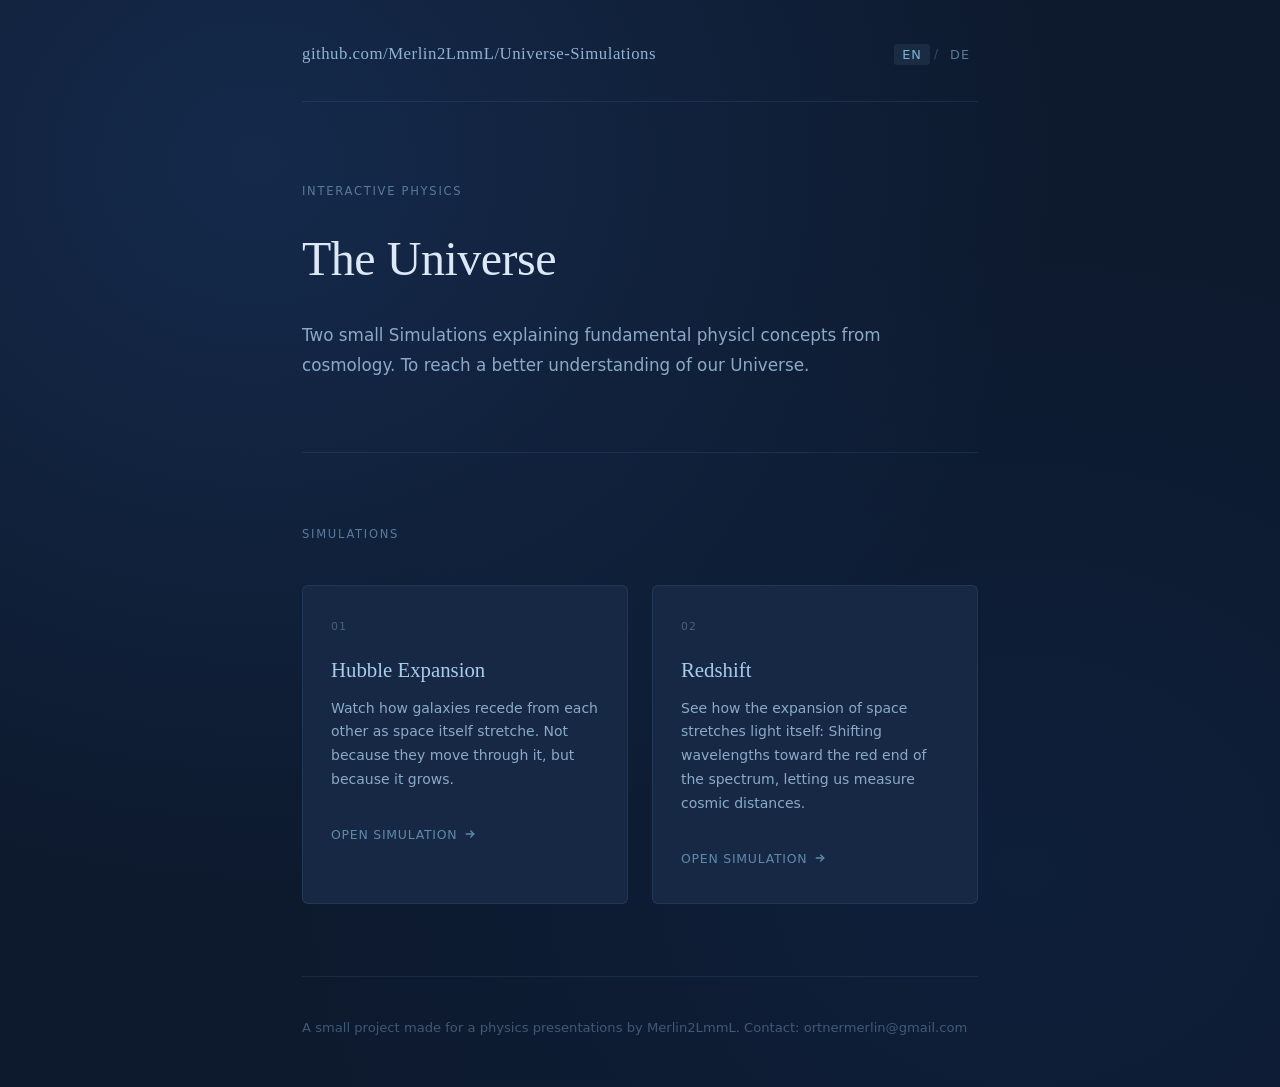
<file: index.html>
<!DOCTYPE html>
<html lang="en" data-lang="en">
<head>
<meta charset="UTF-8">
<meta name="viewport" content="width=device-width, initial-scale=1.0">
<title>Universe Simulations</title>
<style>
  *, *::before, *::after { box-sizing: border-box; margin: 0; padding: 0; }

  :root {
    --bg: #0d1a2e;
    --bg-mid: #112038;
    --surface: #162844;
    --surface-hover: #1c3357;
    --border: rgba(120, 160, 210, 0.12);
    --border-hover: rgba(120, 160, 210, 0.28);
    --text-primary: #dce8f5;
    --text-secondary: #8aaac8;
    --text-muted: #5a7a9a;
    --accent: #7fb3d9;
    --accent-light: #a8cceb;
    --font-serif: 'Georgia', 'Times New Roman', serif;
    --font-sans: system-ui, -apple-system, 'Segoe UI', sans-serif;
  }

  html, body {
    min-height: 100%;
  }

  body {
    background-color: var(--bg);
    background-image:
      radial-gradient(ellipse at 20% 15%, rgba(30, 60, 110, 0.45) 0%, transparent 55%),
      radial-gradient(ellipse at 80% 80%, rgba(15, 40, 80, 0.35) 0%, transparent 50%);
    color: var(--text-primary);
    font-family: var(--font-sans);
    font-size: 16px;
    line-height: 1.7;
    -webkit-font-smoothing: antialiased;
  }

  .wrapper {
    max-width: 740px;
    margin: 0 auto;
    padding: 0 2rem;
  }

  /* ── HEADER ── */
  header {
    padding: 2.5rem 0 2rem;
    border-bottom: 1px solid var(--border);
  }

  .header-inner {
    display: flex;
    align-items: baseline;
    justify-content: space-between;
    gap: 1rem;
    flex-wrap: wrap;
  }

  .site-name {
    font-family: var(--font-serif);
    font-size: 1.05rem;
    font-weight: normal;
    letter-spacing: 0.03em;
    color: var(--accent-light);
    opacity: 0.85;
  }

  .lang-toggle {
    display: flex;
    align-items: center;
    gap: 0.25rem;
    background: none;
    border: none;
    cursor: pointer;
    padding: 0.25rem 0;
  }

  .lang-btn {
    font-family: var(--font-sans);
    font-size: 0.8rem;
    letter-spacing: 0.08em;
    text-transform: uppercase;
    color: var(--text-muted);
    background: none;
    border: none;
    cursor: pointer;
    padding: 0.2rem 0.5rem;
    border-radius: 3px;
    transition: color 0.2s, background 0.2s;
  }

  .lang-btn.active {
    color: var(--accent);
    background: rgba(127, 179, 217, 0.1);
  }

  .lang-btn:hover:not(.active) {
    color: var(--text-secondary);
  }

  .lang-divider {
    color: var(--text-muted);
    font-size: 0.75rem;
    opacity: 0.5;
  }

  /* ── HERO ── */
  .hero {
    padding: 5rem 0 4.5rem;
    border-bottom: 1px solid var(--border);
  }

  .hero-label {
    font-size: 0.72rem;
    letter-spacing: 0.15em;
    text-transform: uppercase;
    color: var(--text-muted);
    margin-bottom: 1.75rem;
  }

  .hero-title {
    font-family: var(--font-serif);
    font-size: clamp(2.1rem, 5vw, 3rem);
    font-weight: normal;
    line-height: 1.2;
    color: var(--text-primary);
    margin-bottom: 2rem;
    letter-spacing: -0.01em;
  }

  .hero-body {
    font-size: 1.05rem;
    line-height: 1.8;
    color: var(--text-secondary);
    max-width: 580px;
  }

  /* ── SIMULATIONS ── */
  .simulations {
    padding: 4.5rem 0;
    border-bottom: 1px solid var(--border);
  }

  .section-label {
    font-size: 0.72rem;
    letter-spacing: 0.15em;
    text-transform: uppercase;
    color: var(--text-muted);
    margin-bottom: 2.5rem;
  }

  .sim-grid {
    display: grid;
    grid-template-columns: 1fr 1fr;
    gap: 1.5rem;
  }

  @media (max-width: 560px) {
    .sim-grid {
      grid-template-columns: 1fr;
    }
  }

  .sim-card {
    display: block;
    text-decoration: none;
    background: var(--surface);
    border: 1px solid var(--border);
    border-radius: 6px;
    padding: 2rem 1.75rem 2rem;
    transition: border-color 0.25s, background 0.25s;
    position: relative;
    overflow: hidden;
  }

  .sim-card::before {
    content: '';
    position: absolute;
    top: 0; left: 0; right: 0;
    height: 2px;
    background: linear-gradient(90deg, transparent, rgba(127, 179, 217, 0.3), transparent);
    opacity: 0;
    transition: opacity 0.3s;
  }

  .sim-card:hover {
    border-color: var(--border-hover);
    background: var(--surface-hover);
  }

  .sim-card:hover::before {
    opacity: 1;
  }

  .sim-number {
    font-size: 0.68rem;
    letter-spacing: 0.1em;
    text-transform: uppercase;
    color: var(--text-muted);
    margin-bottom: 1.25rem;
    opacity: 0.7;
  }

  .sim-title {
    font-family: var(--font-serif);
    font-size: 1.3rem;
    font-weight: normal;
    color: var(--accent-light);
    margin-bottom: 0.85rem;
    line-height: 1.3;
  }

  .sim-desc {
    font-size: 0.875rem;
    line-height: 1.7;
    color: var(--text-secondary);
    margin-bottom: 1.75rem;
  }

  .sim-link {
    display: inline-flex;
    align-items: center;
    gap: 0.4rem;
    font-size: 0.78rem;
    letter-spacing: 0.06em;
    text-transform: uppercase;
    color: var(--accent);
    opacity: 0.7;
    transition: opacity 0.2s, gap 0.2s;
  }

  .sim-card:hover .sim-link {
    opacity: 1;
    gap: 0.6rem;
  }

  .sim-link svg {
    width: 12px;
    height: 12px;
    stroke: currentColor;
    fill: none;
    stroke-width: 1.8;
    stroke-linecap: round;
    stroke-linejoin: round;
    flex-shrink: 0;
  }

  /* ── FOOTER ── */
  footer {
    padding: 2.5rem 0 3rem;
  }

  .footer-text {
    font-size: 0.82rem;
    color: var(--text-muted);
    opacity: 0.65;
  }

  /* ── LANGUAGE VISIBILITY ── */
  [data-lang-text] { display: none; }
  [data-lang="en"] [data-lang-text="en"],
  [data-lang="de"] [data-lang-text="de"] { display: inline; }
</style>
</head>
<body>

<div class="wrapper">

  <!-- Header -->
  <header>
    <div class="header-inner">
      <span class="site-name">github.com/Merlin2LmmL/Universe-Simulations</span>
      <div class="lang-toggle" role="group" aria-label="Language / Sprache">
        <button class="lang-btn active" id="btn-en" onclick="setLang('en')" aria-pressed="true">EN</button>
        <span class="lang-divider" aria-hidden="true">/</span>
        <button class="lang-btn" id="btn-de" onclick="setLang('de')" aria-pressed="false">DE</button>
      </div>
    </div>
  </header>

  <!-- Hero -->
  <section class="hero" aria-label="Introduction">
    <p class="hero-label">
      <span data-lang-text="en">Interactive Physics</span>
      <span data-lang-text="de">Interaktive Physik</span>
    </p>
    <h1 class="hero-title">
      <span data-lang-text="en">The Universe</span>
      <span data-lang-text="de">Das Universum</span>
    </h1>
    <p class="hero-body">
      <span data-lang-text="en">Two small Simulations explaining fundamental physicl concepts from cosmology. To reach a better understanding of our Universe.</span>
      <span data-lang-text="de">Zwei kleine Simulationen gedacht um fundamentale physikalische Konzepte der Kosmologie zu erklären. Um ein besseres Verständnis unseres Universums zu erhalten.</span>
    </p>
  </section>

  <!-- Simulations -->
  <section class="simulations" aria-label="Simulations">
    <p class="section-label">
      <span data-lang-text="en">Simulations</span>
      <span data-lang-text="de">Simulationen</span>
    </p>

    <div class="sim-grid">

      <!-- Card 1: Hubble Expansion -->
      <a class="sim-card" href="hubble/" aria-label="Hubble Expansion simulation">
        <p class="sim-number">01</p>
        <h2 class="sim-title">Hubble Expansion</h2>
        <p class="sim-desc">
          <span data-lang-text="en">Watch how galaxies recede from each other as space itself stretche. Not because they move through it, but because it grows.</span>
          <span data-lang-text="de">Wie Galaxien voneinander zurückweichen, während sich der Raum selbst dehnt. Nicht weil sie sich durch ihn bewegen, sondern weil er wächst.</span>
        </p>
        <span class="sim-link" aria-hidden="true">
          <span data-lang-text="en">Open simulation</span>
          <span data-lang-text="de">Simulation öffnen</span>
          <svg viewBox="0 0 16 16" aria-hidden="true"><line x1="3" y1="8" x2="13" y2="8"/><polyline points="9,4 13,8 9,12"/></svg>
        </span>
      </a>

      <!-- Card 2: Redshift -->
      <a class="sim-card" href="redshift/" aria-label="Redshift simulation">
        <p class="sim-number">02</p>
        <h2 class="sim-title">Redshift</h2>
        <p class="sim-desc">
          <span data-lang-text="en">See how the expansion of space stretches light itself: Shifting wavelengths toward the red end of the spectrum, letting us measure cosmic distances.</span>
          <span data-lang-text="de">Wie die Expansion des Raums das Licht selbst dehnt: Wellenlängen ins Rote verschiebt und uns ermöglicht, kosmische Distanzen zu messen.</span>
        </p>
        <span class="sim-link" aria-hidden="true">
          <span data-lang-text="en">Open simulation</span>
          <span data-lang-text="de">Simulation öffnen</span>
          <svg viewBox="0 0 16 16" aria-hidden="true"><line x1="3" y1="8" x2="13" y2="8"/><polyline points="9,4 13,8 9,12"/></svg>
        </span>
      </a>

    </div>
  </section>

  <!-- Footer -->
  <footer>
    <p class="footer-text">
      <span data-lang-text="en">A small project made for a physics presentations by Merlin2LmmL. Contact: ortnermerlin@gmail.com</span>
      <span data-lang-text="de">Ein kleines Projekt gemacht für einen Phyisk Vortrag von Merlin2LmmL. Kontakt: ortnermerlin@gmail.com</span>
    </p>
  </footer>

</div>

<script>
  function setLang(lang) {
    document.documentElement.setAttribute('data-lang', lang);
    document.documentElement.setAttribute('lang', lang);
    document.getElementById('btn-en').classList.toggle('active', lang === 'en');
    document.getElementById('btn-de').classList.toggle('active', lang === 'de');
    document.getElementById('btn-en').setAttribute('aria-pressed', lang === 'en');
    document.getElementById('btn-de').setAttribute('aria-pressed', lang === 'de');
  }

  (function() {
    const saved = localStorage.getItem('universe-lang');
    if (saved === 'de') setLang('de');
  })();

  document.getElementById('btn-en').addEventListener('click', function() {
    localStorage.setItem('universe-lang', 'en');
  });
  document.getElementById('btn-de').addEventListener('click', function() {
    localStorage.setItem('universe-lang', 'de');
  });
</script>

</body>
</html>
</file>
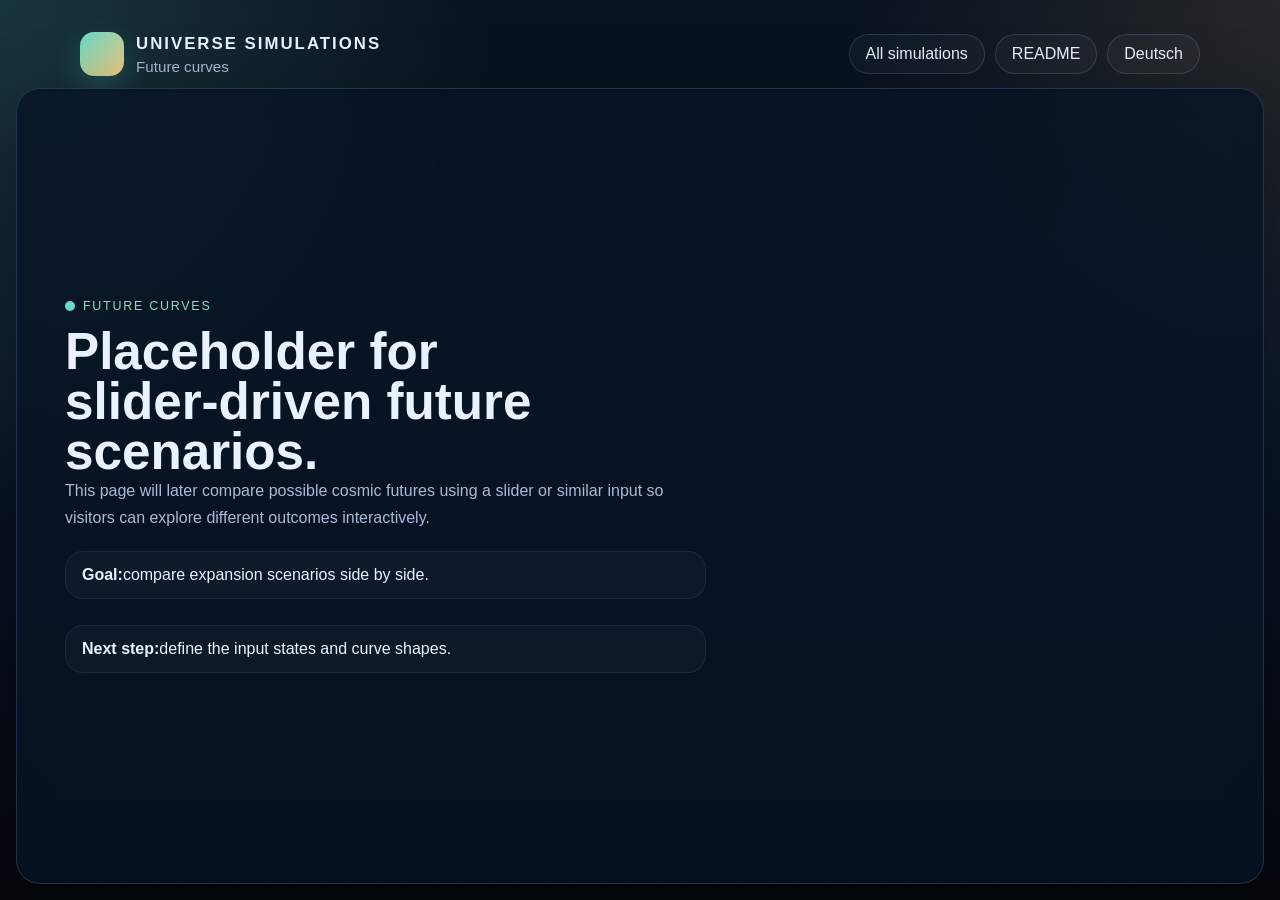
<file: future/index.html>
<!DOCTYPE html>
<html lang="en" data-lang="en" data-title-en="Future Curves | Universe Simulations" data-title-de="Zukunftskurven | Universe Simulations">
  <head>
    <meta charset="utf-8" />
    <meta name="viewport" content="width=device-width, initial-scale=1" />
    <title>Future Curves | Universe Simulations</title>
    <meta name="description" content="Bilingual placeholder page for future universe curves." data-description-en="Bilingual placeholder page for future universe curves." data-description-de="Zweisprachige Platzhalterseite für mögliche Zukünfte des Universums." />
    <link rel="stylesheet" href="../styles.css" />
    <script src="../script.js" defer></script>
  </head>
  <body class="simulation-page">
    <header class="site-header">
      <div class="page-shell brand-row">
        <a class="brand" href="../index.html">
          <span class="brand-mark" aria-hidden="true"></span>
          <span class="brand-copy">
            <h1>Universe Simulations</h1>
            <p>
              <span data-lang-text="en">Future curves</span>
              <span data-lang-text="de">Zukunftskurven</span>
            </p>
          </span>
        </a>
        <nav aria-label="Section navigation">
          <a href="../index.html#simulations">
            <span data-lang-text="en">All simulations</span>
            <span data-lang-text="de">Alle Simulationen</span>
          </a>
          <a href="../README.md">
            <span data-lang-text="en">README</span>
            <span data-lang-text="de">README</span>
          </a>
          <button class="language-toggle" type="button" data-language-toggle>
            <span data-lang-text="en">Deutsch</span>
            <span data-lang-text="de">English</span>
          </button>
        </nav>
      </div>
    </header>

    <main class="page-shell simulation-shell">
      <section class="panel simulation-panel">
        <span class="section-label">
          <span data-lang-text="en">Future Curves</span>
          <span data-lang-text="de">Zukunftskurven</span>
        </span>
        <h2>
          <span data-lang-text="en">Placeholder for slider-driven future scenarios.</span>
          <span data-lang-text="de">Platzhalter für schiebereglerbasierte Zukunftsszenarien.</span>
        </h2>
        <p>
          <span data-lang-text="en">This page will later compare possible cosmic futures using a slider or similar input so visitors can explore different outcomes interactively.</span>
          <span data-lang-text="de">Diese Seite vergleicht später mögliche kosmische Zukünfte mit einem Schieberegler oder einer ähnlichen Eingabe, damit Besucher verschiedene Entwicklungen erkunden können.</span>
        </p>
        <ul class="topic-list">
          <li><strong><span data-lang-text="en">Goal:</span><span data-lang-text="de">Ziel:</span></strong><span data-lang-text="en">compare expansion scenarios side by side.</span><span data-lang-text="de">Expansionsszenarien nebeneinander vergleichen.</span></li>
          <li><strong><span data-lang-text="en">Next step:</span><span data-lang-text="de">Nächster Schritt:</span></strong><span data-lang-text="en">define the input states and curve shapes.</span><span data-lang-text="de">Eingabestufen und Kurvenformen definieren.</span></li>
        </ul>
      </section>
    </main>
  </body>
</html>
</file>
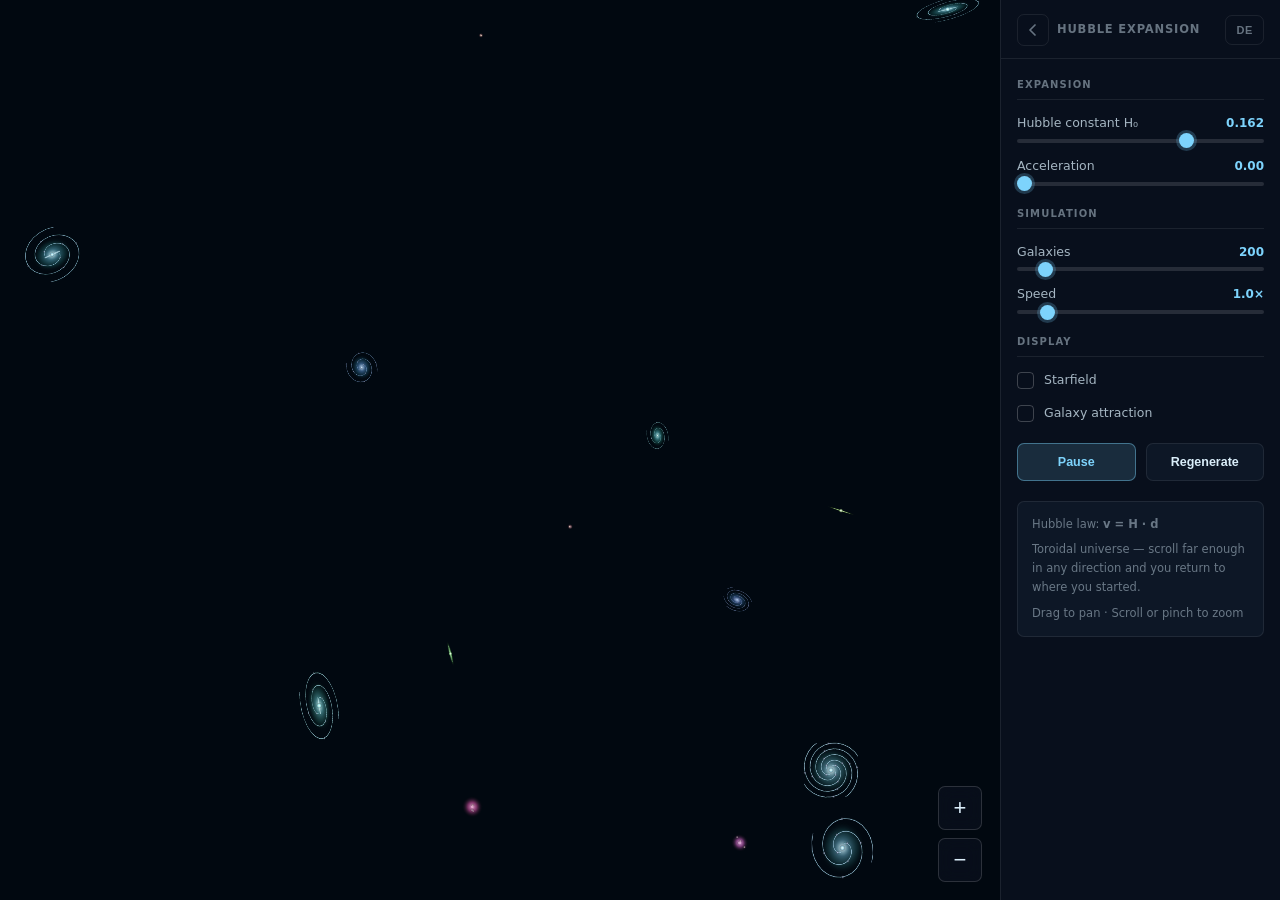
<file: hubble/index.html>
<!DOCTYPE html>
<html lang="en" data-lang="en">
<head>
  <meta charset="utf-8" />
  <meta name="viewport" content="width=device-width, initial-scale=1, user-scalable=no" />
  <title>Hubble Expansion</title>
  <link rel="stylesheet" href="styles.css">
</head>
<body>
<div class="layout">

  <div class="canvas-wrap">
    <canvas id="universe" aria-label="Hubble Expansion simulation"></canvas>
    <div class="zoom-buttons">
      <button class="btn-zoom" id="zoomIn"  aria-label="Zoom in">+</button>
      <button class="btn-zoom" id="zoomOut" aria-label="Zoom out">−</button>
    </div>
  </div>

  <aside class="sidebar" aria-label="Simulation controls">
    <div class="sidebar-top">
      <button class="btn-icon" onclick="window.location.href='../index.html#simulations'" title="Back" aria-label="Go back">
        <svg width="14" height="14"ewBox="0 0 14 14" fill="none">
          <path d="M9 2L4 7L9 12" stroke="currentColor" stroke-width="1.75" stroke-linecap="round" stroke-linejoin="round"/>
        </svg>
      </button>
      <span class="sim-title">
        <span data-lang-text="en">Hubble Expansion</span>
        <span data-lang-text="de">Hubble-Expansion</span>
      </span>
      <button class="btn-lang" id="langToggle" type="button" aria-label="Switch language">
        <span data-lang-text="en">DE</span>
        <span data-lang-text="de">EN</span>
      </button>
    </div>

    <div class="sidebar-body">

      <div class="ctrl-group">
        <div class="ctrl-group-title">
          <span data-lang-text="en">Expansion</span>
          <span data-lang-text="de">Expansion</span>
        </div>
        <div class="ctrl-row">
          <div class="ctrl-row-head">
            <span class="ctrl-label">
              <span data-lang-text="en">Hubble constant H₀</span>
              <span data-lang-text="de">Hubble-Konstante H₀</span>
            </span>
            <span class="ctrl-val" id="H0Val">0.50</span>
          </div>
          <input id="H0" type="range" min="0" max="1" step="0.001" value="0.699" />
        </div>
        <div class="ctrl-row">
          <div class="ctrl-row-head">
            <span class="ctrl-label">
              <span data-lang-text="en">Acceleration</span>
              <span data-lang-text="de">Beschleunigung</span>
            </span>
            <span class="ctrl-val" id="accelVal">0.00</span>
          </div>
          <input id="accel" type="range" min="0" max="1" step="0.001" value="0" />
        </div>
      </div>

      <div class="ctrl-group">
        <div class="ctrl-group-title">
          <span data-lang-text="en">Simulation</span>
          <span data-lang-text="de">Simulation</span>
        </div>
        <div class="ctrl-row">
          <div class="ctrl-row-head">
            <span class="ctrl-label">
              <span data-lang-text="en">Galaxies</span>
              <span data-lang-text="de">Galaxien</span>
            </span>
            <span class="ctrl-val" id="countVal">200</span>
          </div>
          <input id="count" type="range" min="20" max="2000" step="10" value="200" />
        </div>
        <div class="ctrl-row">
          <div class="ctrl-row-head">
            <span class="ctrl-label">
              <span data-lang-text="en">Speed</span>
              <span data-lang-text="de">Geschwindigkeit</span>
            </span>
            <span class="ctrl-val"><span id="timeScaleVal">1.0</span>×</span>
          </div>
          <input id="timeScale" type="range" min="0" max="10" step="0.1" value="1" />
        </div>
      </div>

      <div class="ctrl-group">
        <div class="ctrl-group-title">
          <span data-lang-text="en">Display</span>
          <span data-lang-text="de">Anzeige</span>
        </div>
        <label class="check-row">
          <input id="drawStarfield" type="checkbox" />
          <span class="ctrl-label">
            <span data-lang-text="en">Starfield</span>
            <span data-lang-text="de">Sternenfeld</span>
          </span>
        </label>
        <label class="check-row">
          <input id="gravityToggle" type="checkbox" />
          <span class="ctrl-label">
            <span data-lang-text="en">Galaxy attraction</span>
            <span data-lang-text="de">Galaxie-Anziehung</span>
          </span>
        </label>
        <div id="gravityControls" class="sub-panel" hidden>
          <div class="ctrl-row">
            <div class="ctrl-row-head">
              <span class="ctrl-label">
                <span data-lang-text="en">Strength</span>
                <span data-lang-text="de">Intensität</span>
              </span>
              <span class="ctrl-val" id="gravityVal">0.6</span>
            </div>
            <input id="gravityStrength" type="range" min="0" max="2" step="0.01" value="0.6" />
          </div>
        </div>
      </div>

      <div class="btn-row">
        <button id="playPause" class="btn primary">
          <span data-lang-text="en">Pause</span>
          <span data-lang-text="de">Pause</span>
        </button>
        <button id="regenerate" class="btn">
          <span data-lang-text="en">Regenerate</span>
          <span data-lang-text="de">Neu erzeugen</span>
        </button>
      </div>

      <div class="info-block">
        <p>
          <span data-lang-text="en">Hubble law: <strong>v = H · d</strong></span>
          <span data-lang-text="de">Hubble-Gesetz: <strong>v = H · d</strong></span>
        </p>
        <p>
          <span data-lang-text="en">Toroidal universe — scroll far enough in any direction and you return to where you started.</span>
          <span data-lang-text="de">Toroidales Universum — weit genug scrollen und du kehrst zum Ausgangspunkt zurück.</span>
        </p>
        <p>
          <span data-lang-text="en">Drag to pan · Scroll or pinch to zoom</span>
          <span data-lang-text="de">Ziehen zum Schwenken · Scrollen oder Kneifen zum Zoomen</span>
        </p>
      </div>

    </div>
  </aside>

</div>
<script src="simulation.js"></script>
</body>
</html>
</file>
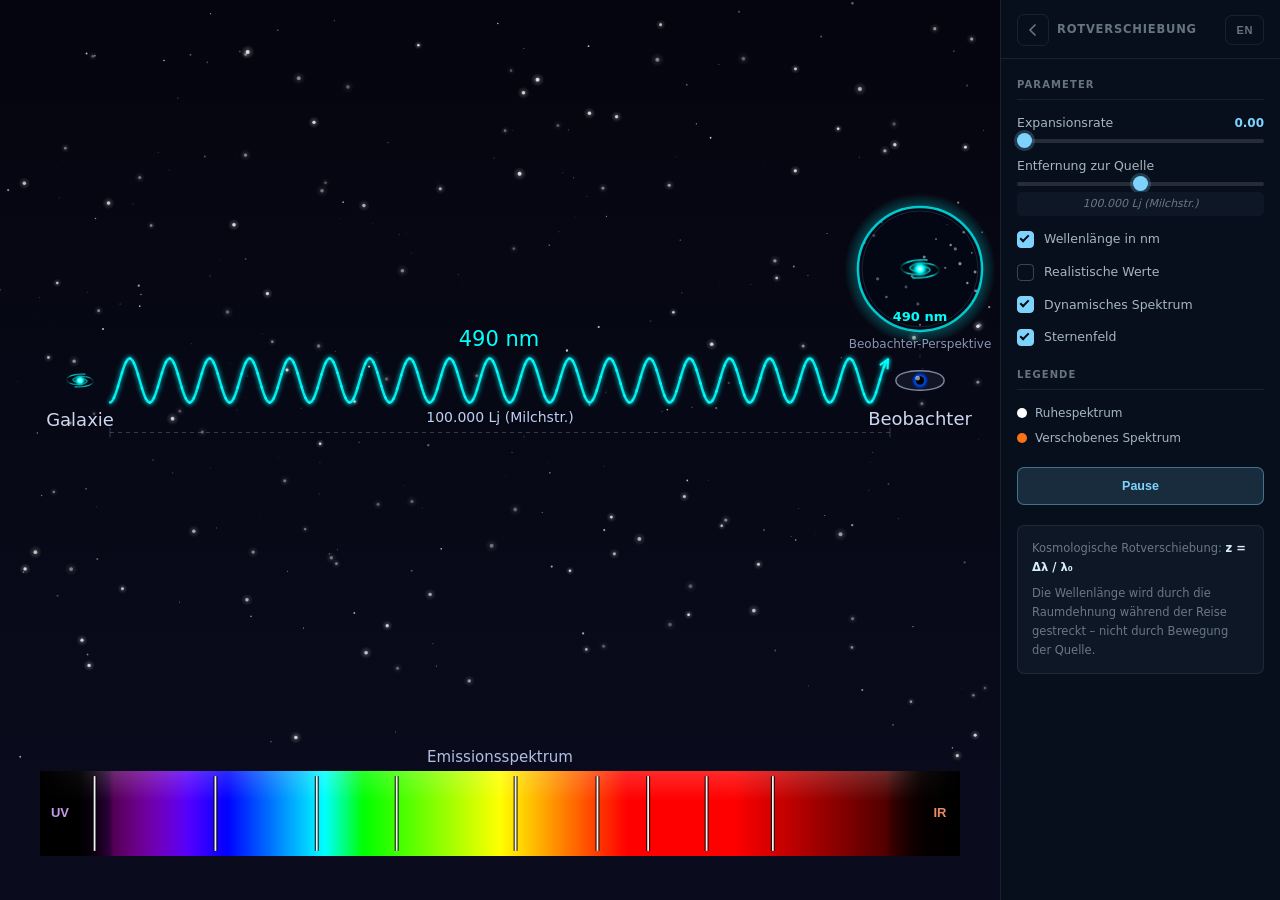
<file: redshift/index.html>
<!DOCTYPE html>
<html lang="de" data-lang="de">
<head>
  <meta charset="utf-8" />
  <meta name="viewport" content="width=device-width, initial-scale=1, user-scalable=no" />
  <title>Rotverschiebung</title>
  <link rel="stylesheet" href="styles.css">
</head>
<body>
<div class="layout">
  <div class="canvas-wrap">
    <canvas id="universe" aria-label="Rotverschiebungs-Simulation"></canvas>
  </div>
  <aside class="sidebar" aria-label="Simulation controls">
    <div class="sidebar-top">
      <button class="btn-icon" onclick="window.location.href='../index.html#simulations'" title="Back" aria-label="Go back">
        <svg width="14" height="14" viewBox="0 0 14 14" fill="none">
          <path d="M9 2L4 7L9 12" stroke="currentColor" stroke-width="1.75" stroke-linecap="round" stroke-linejoin="round"/>
        </svg>
      </button>
      <span class="sim-title">
        <span data-lang-text="de">Rotverschiebung</span>
        <span data-lang-text="en">Redshift</span>
      </span>
      <button class="btn-lang" id="langToggle" type="button" aria-label="Switch language">
        <span data-lang-text="de">EN</span>
        <span data-lang-text="en">DE</span>
      </button>
    </div>
    <div class="sidebar-body">
      <div class="ctrl-group">
        <div class="ctrl-group-title">
          <span data-lang-text="de">Parameter</span>
          <span data-lang-text="en">Parameters</span>
        </div>

        <div class="ctrl-row">
          <div class="ctrl-row-head">
            <span class="ctrl-label">
              <span data-lang-text="de">Expansionsrate</span>
              <span data-lang-text="en">Expansion rate</span>
            </span>
            <span class="ctrl-val" id="expansionVal">0.00</span>
          </div>
          <input id="expansion" type="range" min="0" max="1" step="0.01" value="0" oninput="onExpansionChange(this.value)" />
        </div>

        <div class="ctrl-row">
          <div class="ctrl-row-head">
            <span class="ctrl-label">
              <span data-lang-text="de">Entfernung zur Quelle</span>
              <span data-lang-text="en">Distance to source</span>
            </span>
          </div>
          <input id="distance" type="range" min="0" max="100" step="1" value="50" oninput="onDistanceChange(this.value)" />
          <div class="dist-label-display" id="distLabelDisplay">150 Mio. km</div>
        </div>

        <label class="check-row">
          <input id="showWavelength" type="checkbox" checked onchange="onShowWavelengthChange(this.checked)" />
          <span class="ctrl-label">
            <span data-lang-text="de">Wellenlänge in nm</span>
            <span data-lang-text="en">Wavelength in nm</span>
          </span>
        </label>

        <label class="check-row">
          <input id="realisticMode" type="checkbox" onchange="onRealisticModeChange(this.checked)" />
          <span class="ctrl-label">
            <span data-lang-text="de">Realistische Werte</span>
            <span data-lang-text="en">Realistic values</span>
          </span>
        </label>

        <label class="check-row">
          <input id="showDynamicSpectrum" type="checkbox" checked onchange="onShowDynamicSpectrumChange(this.checked)" />
          <span class="ctrl-label">
            <span data-lang-text="de">Dynamisches Spektrum</span>
            <span data-lang-text="en">Dynamic spectrum</span>
          </span>
        </label>

        <label class="check-row">
          <input id="showStarfield" type="checkbox" checked onchange="onShowStarfieldChange(this.checked)" />
          <span class="ctrl-label">
            <span data-lang-text="de">Sternenfeld</span>
            <span data-lang-text="en">Star field</span>
          </span>
        </label>
      </div>

      <div class="ctrl-group">
        <div class="ctrl-group-title">
          <span data-lang-text="de">Legende</span>
          <span data-lang-text="en">Legend</span>
        </div>
        <div class="spectrum-legend">
          <div class="legend-item">
            <span class="legend-dot" style="background:#fff;border:1px solid rgba(255,255,255,0.4)"></span>
            <span data-lang-text="de">Ruhespektrum</span>
            <span data-lang-text="en">Rest spectrum</span>
          </div>
          <div class="legend-item">
            <span class="legend-dot" id="shiftedDot" style="background:#f97316"></span>
            <span data-lang-text="de">Verschobenes Spektrum</span>
            <span data-lang-text="en">Shifted spectrum</span>
          </div>
        </div>
      </div>

      <div class="btn-row">
        <button id="playPause" class="btn primary" onclick="togglePlay()">
          <span data-lang-text="de">Pause</span>
          <span data-lang-text="en">Pause</span>
        </button>
      </div>

      <div class="info-block">
        <p>
          <span data-lang-text="de">Kosmologische Rotverschiebung: <strong>z = Δλ / λ₀</strong></span>
          <span data-lang-text="en">Cosmological redshift: <strong>z = Δλ / λ₀</strong></span>
        </p>
        <p>
          <span data-lang-text="de">Die Wellenlänge wird durch die Raumdehnung während der Reise gestreckt – nicht durch Bewegung der Quelle.</span>
          <span data-lang-text="en">The wavelength is stretched by space expansion during travel – not by the motion of the source.</span>
        </p>
      </div>
    </div>
  </aside>
</div>
<script src="simulation.js"></script>
</body>
</html>
</file>
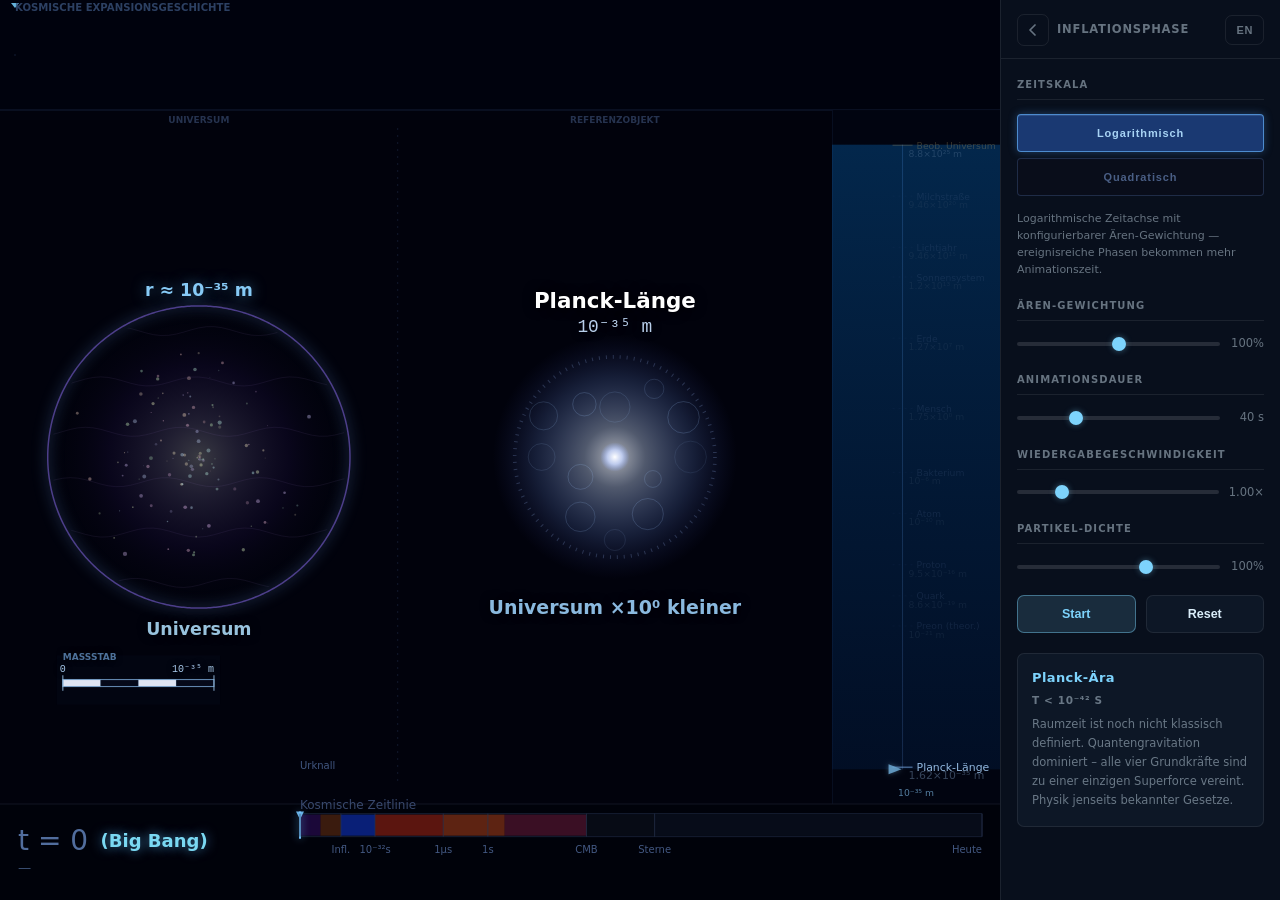
<file: timeline/index.html>
<!DOCTYPE html>
<html lang="de" data-lang="de">
<head>
  <meta charset="utf-8" />
  <meta name="viewport" content="width=device-width, initial-scale=1, user-scalable=no" />
  <title>Inflationsphase</title>
  <link rel="stylesheet" href="styles.css">
</head>
<body>
<div class="layout">

  <div class="canvas-wrap">
    <canvas id="universe" aria-label="Inflationsphase-Simulation"></canvas>
  </div>

  <aside class="sidebar" aria-label="Simulation controls">
    <div class="sidebar-top">
      <button class="btn-icon" onclick="window.location.href='../index.html#simulations'" title="Back" aria-label="Go back">
        <svg width="14" height="14" viewBox="0 0 14 14" fill="none">
          <path d="M9 2L4 7L9 12" stroke="currentColor" stroke-width="1.75" stroke-linecap="round" stroke-linejoin="round"/>
        </svg>
      </button>

      <span class="sim-title">
        <span data-lang-text="de">Inflationsphase</span>
        <span data-lang-text="en">Inflation Phase</span>
      </span>

      <button class="btn-lang" id="langToggle" type="button" aria-label="Switch language">
        <span data-lang-text="de">EN</span>
        <span data-lang-text="en">DE</span>
      </button>
    </div>

    <div class="sidebar-body">

      <div class="ctrl-group">
        <div class="ctrl-group-title">
          <span data-lang-text="de">Zeitskala</span>
          <span data-lang-text="en">Time Scale</span>
        </div>

        <div class="ctrl-row mode-toggle-row">
          <button id="btnLog" class="btn mode-btn active" onclick="onModeChange('log')">
            <span data-lang-text="de">Logarithmisch</span>
            <span data-lang-text="en">Logarithmic</span>
          </button>
          <button id="btnLin" class="btn mode-btn" onclick="onModeChange('lin')">
            <span data-lang-text="de">Quadratisch</span>
            <span data-lang-text="en">Quadratic</span>
          </button>
        </div>

        <p class="mode-desc" id="modeDesc">
          <span data-lang-text="de" id="modeDescDe"></span>
          <span data-lang-text="en" id="modeDescEn"></span>
        </p>
      </div>

      <div class="ctrl-group" id="eraWeightGroup">
        <div class="ctrl-group-title">
          <span data-lang-text="de">Ären-Gewichtung</span>
          <span data-lang-text="en">Era Weighting</span>
        </div>
        <div class="slider-row">
          <input type="range" id="sliderEraWeight" min="0" max="200" value="100" step="5" oninput="onEraWeightChange()">
          <span class="slider-val" id="labelEraWeight">100%</span>
        </div>
      </div>

      <div class="ctrl-group" id="quadExponentGroup">
        <div class="ctrl-group-title">
          <span data-lang-text="de">Zeitkurven-Exponent</span>
          <span data-lang-text="en">Time Curve Exponent</span>
        </div>
        <div class="slider-row">
          <input type="range" id="sliderLinExp" min="5" max="30" value="20" step="1">
          <span class="slider-val" id="labelLinExp">2.0</span>
        </div>
      </div>

      <div class="ctrl-group">
        <div class="ctrl-group-title">
          <span data-lang-text="de">Animationsdauer</span>
          <span data-lang-text="en">Animation Duration</span>
        </div>
        <div class="slider-row">
          <input type="range" id="sliderDuration" min="10" max="120" value="40" step="5" oninput="onDurationChange()">
          <span class="slider-val" id="labelDuration">40 s</span>
        </div>
      </div>

      <div class="ctrl-group">
        <div class="ctrl-group-title">
          <span data-lang-text="de">Wiedergabegeschwindigkeit</span>
          <span data-lang-text="en">Playback Speed</span>
        </div>
        <div class="slider-row">
          <input type="range" id="sliderSpeed" min="25" max="400" value="100" step="25">
          <span class="slider-val" id="labelSpeed">1.00×</span>
        </div>
      </div>

      <div class="ctrl-group">
        <div class="ctrl-group-title">
          <span data-lang-text="de">Partikel-Dichte</span>
          <span data-lang-text="en">Particle Density</span>
        </div>
        <div class="slider-row">
          <input type="range" id="sliderDensity" min="10" max="150" value="100" step="5" oninput="onDensityChange()">
          <span class="slider-val" id="labelDensity">100%</span>
        </div>
      </div>

      <div class="btn-row">
        <button id="playPause" class="btn primary" onclick="togglePlay()">
          <span data-lang-text="de">Start</span>
          <span data-lang-text="en">Start</span>
        </button>

        <button id="resetBtn" class="btn" onclick="resetSim()">
          <span data-lang-text="de">Reset</span>
          <span data-lang-text="en">Reset</span>
        </button>
      </div>

      <div id="eraInfo" class="era-info-block">
        <div class="era-info-title"></div>
        <div class="era-info-sub"></div>
        <p class="era-info-text"></p>
      </div>

    </div>
  </aside>

</div>

<script src="simulation.js"></script>
</body>
</html>
</file>
<file: styles.css>
:root {
  color-scheme: dark;
  --bg: #07111f;
  --bg-soft: #0c1c31;
  --surface: rgba(8, 20, 36, 0.82);
  --surface-strong: #10233d;
  --line: rgba(160, 196, 255, 0.18);
  --text: #eaf2ff;
  --muted: #a9bbd6;
  --accent: #66d9c7;
  --accent-strong: #8be1b5;
  --highlight: #f2c97d;
  --shadow: 0 24px 80px rgba(0, 0, 0, 0.35);
  --radius: 24px;
  --max-width: 1120px;
}

* {
  box-sizing: border-box;
}

html {
  scroll-behavior: smooth;
}

body {
  margin: 0;
  min-height: 100vh;
  font-family: "Trebuchet MS", "Segoe UI", sans-serif;
  color: var(--text);
  background:
    radial-gradient(circle at top left, rgba(102, 217, 199, 0.18), transparent 32%),
    radial-gradient(circle at top right, rgba(242, 201, 125, 0.12), transparent 28%),
    linear-gradient(180deg, #08111e 0%, #0b1628 45%, #04070d 100%);
}

body::before {
  content: "";
  position: fixed;
  inset: 0;
  pointer-events: none;
  background-image:
    radial-gradient(rgba(255, 255, 255, 0.08) 1px, transparent 1px);
  background-size: 28px 28px;
  mask-image: linear-gradient(180deg, rgba(0, 0, 0, 0.2), rgba(0, 0, 0, 0.65));
  opacity: 0.35;
}

main,
header,
footer {
  position: relative;
  z-index: 1;
}

.page-shell {
  width: min(var(--max-width), calc(100% - 32px));
  margin: 0 auto;
}

body.simulation-page {
  overflow: auto;
}

body.simulation-page main.page-shell {
  width: min(1280px, calc(100% - 32px));
  padding-bottom: 24px;
  min-height: 0;
}

.simulation-layout {
  display: grid;
  grid-template-columns: minmax(0, 1fr) clamp(320px, 30vw, 380px);
  gap: 18px;
  align-items: stretch;
  width: 100%;
}

.simulation-viewport {
  display: block;
  width: 100%;
  height: auto;
  min-width: 0;
  aspect-ratio: 4 / 3;
}

.simulation-sidebar {
  min-width: 0;
}

@media (max-width: 980px) {
  .simulation-layout {
    grid-template-columns: 1fr;
  }

  .simulation-viewport {
    aspect-ratio: 16 / 10;
    min-height: 360px;
  }
}

.site-header {
  padding: 32px 0 18px;
}

.brand-row {
  display: flex;
  align-items: center;
  justify-content: space-between;
  gap: 16px;
  flex-wrap: wrap;
}

.brand {
  display: inline-flex;
  align-items: center;
  gap: 12px;
  text-decoration: none;
  color: var(--text);
}

.brand-mark {
  width: 44px;
  height: 44px;
  border-radius: 14px;
  background: linear-gradient(135deg, var(--accent), var(--highlight));
  box-shadow: 0 12px 30px rgba(102, 217, 199, 0.22);
}

.brand-copy h1,
.brand-copy p,
.hero h2,
.hero p,
.card h3,
.card p,
.section-label,
.section-title,
.panel h2,
.panel p,
.note,
.site-footer p {
  margin: 0;
}

.brand-copy h1 {
  font-size: 1.05rem;
  letter-spacing: 0.12em;
  text-transform: uppercase;
}

.brand-copy p {
  color: var(--muted);
  font-size: 0.95rem;
  margin-top: 4px;
}

nav {
  display: flex;
  gap: 10px;
  flex-wrap: wrap;
}

.language-toggle {
  border: 1px solid var(--line);
  background: rgba(255, 255, 255, 0.03);
  color: var(--text);
  border-radius: 999px;
  padding: 10px 16px;
  font: inherit;
  cursor: pointer;
  transition: transform 160ms ease, border-color 160ms ease, background 160ms ease;
}

.language-toggle:hover {
  transform: translateY(-1px);
  border-color: rgba(102, 217, 199, 0.45);
  background: rgba(102, 217, 199, 0.08);
}

[data-lang-text] {
  display: none;
}

:root[data-lang="en"] [data-lang-text="en"],
:root[data-lang="de"] [data-lang-text="de"] {
  display: inline;
}

:root[data-lang="en"] [lang="de"] [data-lang-text="de"],
:root[data-lang="de"] [lang="en"] [data-lang-text="en"] {
  display: inline;
}

nav a,
.button,
.card-link {
  border: 1px solid var(--line);
  background: rgba(255, 255, 255, 0.03);
  color: var(--text);
  text-decoration: none;
  border-radius: 999px;
  padding: 10px 16px;
  transition: transform 160ms ease, border-color 160ms ease, background 160ms ease;
}

nav a:hover,
.button:hover,
.card-link:hover {
  transform: translateY(-1px);
  border-color: rgba(102, 217, 199, 0.45);
  background: rgba(102, 217, 199, 0.08);
}

.hero,
.panel,
.card {
  background: var(--surface);
  border: 1px solid var(--line);
  box-shadow: var(--shadow);
  backdrop-filter: blur(14px);
}

.hero {
  border-radius: calc(var(--radius) + 8px);
  padding: 42px;
  margin: 24px 0 28px;
  overflow: hidden;
}

.hero-grid {
  display: grid;
  grid-template-columns: 1.4fr 0.9fr;
  gap: 28px;
  align-items: center;
}

.section-label {
  display: inline-flex;
  align-items: center;
  gap: 8px;
  color: var(--accent-strong);
  letter-spacing: 0.14em;
  text-transform: uppercase;
  font-size: 0.78rem;
}

.section-label::before {
  content: "";
  width: 10px;
  height: 10px;
  border-radius: 999px;
  background: var(--accent);
}

.hero h2,
.section-title,
.panel h2 {
  font-size: clamp(2rem, 4vw, 4rem);
  line-height: 0.98;
  margin-top: 14px;
}

.hero p,
.panel p,
.card p,
.note,
.site-footer p {
  color: var(--muted);
  line-height: 1.7;
}

.hero p {
  max-width: 62ch;
  margin-top: 18px;
  font-size: 1.03rem;
}

.hero-actions {
  display: flex;
  gap: 12px;
  flex-wrap: wrap;
  margin-top: 26px;
}

.button.primary {
  background: linear-gradient(135deg, rgba(102, 217, 199, 0.2), rgba(242, 201, 125, 0.2));
  border-color: rgba(242, 201, 125, 0.42);
}

.hero-card {
  border-radius: 22px;
  padding: 22px;
  background: linear-gradient(180deg, rgba(255, 255, 255, 0.05), rgba(255, 255, 255, 0.02));
  border: 1px solid rgba(255, 255, 255, 0.08);
}

.hero-card ul,
.cards-grid,
.topic-list {
  list-style: none;
  padding: 0;
  margin: 0;
}

.hero-card li + li,
.topic-list li + li {
  margin-top: 12px;
}

.hero-card strong,
.card h3,
.topic-list strong {
  color: var(--text);
}

.cards-grid {
  display: grid;
  grid-template-columns: repeat(2, minmax(0, 1fr));
  gap: 18px;
}

.card {
  border-radius: var(--radius);
  padding: 22px;
}

.card h3 {
  font-size: 1.25rem;
}

.card p {
  margin-top: 10px;
}

.card-meta {
  display: flex;
  justify-content: space-between;
  gap: 12px;
  margin-top: 18px;
  color: var(--highlight);
  font-size: 0.92rem;
}

.card-link {
  display: inline-flex;
  margin-top: 18px;
}

.panel {
  border-radius: var(--radius);
  padding: 28px;
  margin-bottom: 24px;
}

body.simulation-page{
  min-height: 100vh;
  display: grid;
  grid-template-rows: auto 1fr;
  overflow: hidden;
}

body.simulation-page main.page-shell{
  width: 100%;
  max-width: none;
  margin: 0;
  padding: 0 16px 16px;
  min-height: 0;
}

body.simulation-page .site-header{
  padding-bottom: 12px;
}

body.simulation-page .simulation-shell{
  min-height: 0;
}

body.simulation-page .simulation-panel{
  margin-bottom: 0;
  min-height: 0;
  height: 100%;
  display: flex;
  flex-direction: column;
  justify-content: center;
  padding: clamp(28px, 4vw, 48px);
}

body.simulation-page .simulation-panel h2{
  max-width: 18ch;
}

body.simulation-page .simulation-panel p{
  max-width: 72ch;
}

body.simulation-page .simulation-panel .topic-list{
  max-width: 72ch;
}

.topic-list {
  display: grid;
  gap: 14px;
  margin-top: 20px;
}

.topic-list li {
  padding: 14px 16px;
  border-radius: 18px;
  background: rgba(255, 255, 255, 0.03);
  border: 1px solid rgba(255, 255, 255, 0.06);
}

.note {
  margin-top: 18px;
  font-size: 0.95rem;
}

.site-footer {
  padding: 12px 0 34px;
}

@media (max-width: 900px) {
  .hero-grid,
  .cards-grid {
    grid-template-columns: 1fr;
  }

  .hero {
    padding: 28px;
  }
}

@media (max-width: 560px) {
  .page-shell {
    width: min(var(--max-width), calc(100% - 20px));
  }

  body.simulation-page main.page-shell,
  body.hubble-page main.page-shell {
    padding-left: 10px;
    padding-right: 10px;
  }

  .site-header {
    padding-top: 18px;
  }

  .hero,
  .panel,
  .card {
    padding: 20px;
  }

  nav {
    width: 100%;
  }

  nav a,
  .button,
  .card-link {
    width: 100%;
    justify-content: center;
  }
}
</file>
<file: hubble/styles.css>
*, *::before, *::after { box-sizing: border-box; margin: 0; padding: 0; }
 
:root {
  --sidebar-w:      280px;
  --bg:             #010810;
  --surface:        #080f1c;
  --surface-raised: #0d1726;
  --border:         rgba(255,255,255,0.08);
  --accent:         #7dd3fc;
  --accent-dim:     rgba(125,211,252,0.15);
  --text:           #daeefa;
  --text-muted:     rgba(218,238,250,0.45);
  --label:          rgba(218,238,250,0.75);
  --track-bg:       rgba(255,255,255,0.12);
  --thumb:          #7dd3fc;
  --radius:         7px;
  --font:           'Inter', system-ui, -apple-system, sans-serif;
}
 
html, body { height: 100%; margin: 0; padding: 0; }
 
body {
  overflow: hidden;
  background: var(--bg);
  color: var(--text);
  font-family: var(--font);
  font-size: 13px;
  line-height: 1.5;
  touch-action: none;
  display: flex;
  flex-direction: column;
}
 
.layout {
  display: flex;
  flex-direction: row;
  width: 100%;
  height: 100%;
  min-height: 0;
  flex: 1 1 0;
  overflow: hidden;
}
 
.canvas-wrap {
  flex: 1 1 0;
  min-width: 0;
  min-height: 0;
  position: relative;
  overflow: hidden;
}
 
#universe {
  display: block;
  width: 100%;
  height: 100%;
  cursor: grab;
  touch-action: none;
}
#universe:active { cursor: grabbing; }
 
.zoom-buttons {
  position: absolute;
  bottom: 18px;
  right: 18px;
  display: flex;
  flex-direction: column;
  gap: 8px;
  z-index: 10;
}
 
.btn-zoom {
  width: 44px;
  height: 44px;
  border-radius: var(--radius);
  border: 1px solid rgba(255,255,255,0.15);
  background: rgba(8,15,28,0.88);
  backdrop-filter: blur(8px);
  -webkit-backdrop-filter: blur(8px);
  color: var(--text);
  font-size: 22px;
  font-weight: 300;
  line-height: 1;
  cursor: pointer;
  display: flex;
  align-items: center;
  justify-content: center;
  transition: background 0.15s, color 0.15s, border-color 0.15s;
  user-select: none;
  flex-shrink: 0;
  min-width: 44px;
  min-height: 44px;
}
.btn-zoom:hover {
  background: rgba(125,211,252,0.2);
  color: var(--accent);
  border-color: rgba(125,211,252,0.4);
}
.btn-zoom:active { background: rgba(125,211,252,0.35); }
 
.sidebar {
  width: var(--sidebar-w);
  height: 100%;
  min-height: 0;
  flex-shrink: 0;
  background: var(--surface);
  border-left: 1px solid var(--border);
  display: flex;
  flex-direction: column;
  overflow: hidden;
}
 
.sidebar-top {
  display: flex;
  align-items: center;
  gap: 8px;
  padding: 14px 16px 12px;
  border-bottom: 1px solid var(--border);
  flex-shrink: 0;
}
 
.btn-icon {
  display: flex;
  align-items: center;
  justify-content: center;
  width: 32px;
  height: 32px;
  min-width: 32px;
  min-height: 32px;
  border-radius: var(--radius);
  border: 1px solid var(--border);
  background: transparent;
  color: var(--text-muted);
  cursor: pointer;
  transition: background 0.15s, color 0.15s;
  flex-shrink: 0;
}
.btn-icon:hover { background: var(--surface-raised); color: var(--text); }
.btn-icon svg { display: block; }
 
.sim-title {
  flex: 1;
  font-size: 11.5px;
  font-weight: 700;
  letter-spacing: 0.07em;
  text-transform: uppercase;
  color: var(--text-muted);
  white-space: nowrap;
  overflow: hidden;
  text-overflow: ellipsis;
}
 
.btn-lang {
  font-size: 11px;
  font-weight: 700;
  letter-spacing: 0.06em;
  padding: 5px 10px;
  border-radius: var(--radius);
  border: 1px solid var(--border);
  background: transparent;
  color: var(--text-muted);
  cursor: pointer;
  transition: background 0.15s, color 0.15s;
  flex-shrink: 0;
  min-height: 30px;
}
.btn-lang:hover { background: var(--surface-raised); color: var(--text); }
 
.sidebar-body {
  flex: 1 1 0;
  min-height: 0;
  overflow-y: auto;
  overflow-x: hidden;
  padding: 18px 16px 24px;
  display: flex;
  flex-direction: column;
  gap: 20px;
}
.sidebar-body::-webkit-scrollbar { width: 4px; }
.sidebar-body::-webkit-scrollbar-thumb {
  background: rgba(255,255,255,0.14);
  border-radius: 4px;
}
 
.ctrl-group {
  display: flex;
  flex-direction: column;
  gap: 14px;
}
 
.ctrl-group-title {
  font-size: 10px;
  font-weight: 700;
  letter-spacing: 0.11em;
  text-transform: uppercase;
  color: var(--text-muted);
  border-bottom: 1px solid var(--border);
  padding-bottom: 7px;
}
 
.ctrl-row {
  display: flex;
  flex-direction: column;
  gap: 6px;
}
 
.ctrl-row-head {
  display: flex;
  justify-content: space-between;
  align-items: baseline;
}
 
.ctrl-label {
  font-size: 12.5px;
  color: var(--label);
}
 
.ctrl-val {
  font-size: 12px;
  font-variant-numeric: tabular-nums;
  color: var(--accent);
  font-weight: 600;
  min-width: 36px;
  text-align: right;
}
 
input[type="range"] {
  -webkit-appearance: none;
  appearance: none;
  width: 100%;
  height: 4px;
  border-radius: 2px;
  background: var(--track-bg);
  cursor: pointer;
  outline: none;
}
input[type="range"]::-webkit-slider-thumb {
  -webkit-appearance: none;
  appearance: none;
  width: 15px;
  height: 15px;
  border-radius: 50%;
  background: var(--thumb);
  box-shadow: 0 0 0 3px rgba(125,211,252,0.22);
  cursor: pointer;
  transition: transform 0.12s, box-shadow 0.12s;
}
input[type="range"]::-webkit-slider-thumb:hover {
  transform: scale(1.25);
  box-shadow: 0 0 0 5px rgba(125,211,252,0.32);
}
input[type="range"]::-moz-range-thumb {
  width: 15px;
  height: 15px;
  border: none;
  border-radius: 50%;
  background: var(--thumb);
  cursor: pointer;
}
 
.check-row {
  display: flex;
  align-items: center;
  gap: 10px;
  cursor: pointer;
  user-select: none;
}
.check-row input[type="checkbox"] {
  -webkit-appearance: none;
  appearance: none;
  width: 17px;
  height: 17px;
  min-width: 17px;
  border-radius: 4px;
  border: 1px solid rgba(255,255,255,0.22);
  background: transparent;
  cursor: pointer;
  flex-shrink: 0;
  position: relative;
  transition: background 0.12s, border-color 0.12s;
}
.check-row input[type="checkbox"]:checked {
  background: var(--accent);
  border-color: var(--accent);
}
.check-row input[type="checkbox"]:checked::after {
  content: '';
  display: block;
  position: absolute;
  left: 4px;
  top: 1px;
  width: 5px;
  height: 9px;
  border: 2.5px solid #010810;
  border-top: none;
  border-left: none;
  transform: rotate(45deg);
}
.check-row .ctrl-label { font-size: 12.5px; color: var(--label); }
 
.sub-panel {
  padding: 12px 14px;
  background: var(--surface-raised);
  border-radius: var(--radius);
  border: 1px solid var(--border);
  display: flex;
  flex-direction: column;
  gap: 10px;
}
.sub-panel[hidden] { display: none; }
 
.btn-row { display: flex; gap: 10px; }
 
.btn {
  flex: 1;
  padding: 9px 0;
  border-radius: var(--radius);
  border: 1px solid var(--border);
  background: var(--surface-raised);
  color: var(--text);
  font-size: 12.5px;
  font-weight: 600;
  cursor: pointer;
  transition: background 0.15s, border-color 0.15s, color 0.15s;
  min-height: 38px;
}
.btn:hover {
  background: rgba(125,211,252,0.14);
  border-color: rgba(125,211,252,0.38);
  color: var(--accent);
}
.btn.primary {
  background: var(--accent-dim);
  border-color: rgba(125,211,252,0.42);
  color: var(--accent);
}
.btn.primary:hover { background: rgba(125,211,252,0.26); }
 
.info-block {
  padding: 13px 14px;
  background: var(--surface-raised);
  border-radius: var(--radius);
  border: 1px solid var(--border);
}
.info-block p {
  font-size: 11.5px;
  color: var(--text-muted);
  line-height: 1.65;
}
.info-block p + p { margin-top: 7px; }
 
/* ── Language toggling ─────────────────────────────── */
[data-lang="en"] [data-lang-text="de"] { display: none !important; }
[data-lang="de"] [data-lang-text="en"] { display: none !important; }
[data-lang="en"] [data-lang-text="en"] { display: inline !important; }
[data-lang="de"] [data-lang-text="de"] { display: inline !important; }
 
/* ── Portrait / mobile ──────────────────────────────── */
@media (orientation: portrait) {
  .layout { flex-direction: column; }
 
  .sidebar {
    width: 100%;
    height: auto;
    max-height: 46vh;
    flex-shrink: 0;
    border-left: none;
    border-bottom: 1px solid var(--border);
  }
 
  .sidebar-top { padding: 10px 14px 9px; }
 
  .sidebar-body {
    flex-direction: row;
    flex-wrap: wrap;
    padding: 12px 14px 14px;
    gap: 14px;
    align-items: flex-start;
  }
 
  .ctrl-group { min-width: 150px; flex: 1 1 150px; gap: 9px; }
  .ctrl-group-title { padding-bottom: 5px; }
  .btn-row { min-width: 140px; flex: 0 0 auto; align-self: flex-end; }
  .info-block { display: none; }
}
</file>
<file: redshift/styles.css>
/* ─────────────────────────────────────────────────────
   Reset
───────────────────────────────────────────────────── */

*, *::before, *::after {
  box-sizing: border-box;
  margin: 0;
  padding: 0;
}

/* ─────────────────────────────────────────────────────
   Theme
───────────────────────────────────────────────────── */

:root {
  --sidebar-w:      280px;
  --bg:             #010810;
  --surface:        #080f1c;
  --surface-raised: #0d1726;
  --border:         rgba(255,255,255,0.08);

  --accent:         #7dd3fc;
  --accent-dim:     rgba(125,211,252,0.15);

  --text:           #daeefa;
  --text-muted:     rgba(218,238,250,0.45);
  --label:          rgba(218,238,250,0.75);

  --track-bg:       rgba(255,255,255,0.12);
  --thumb:          #7dd3fc;

  --radius:         7px;
  --font:           'Inter', system-ui, -apple-system, sans-serif;
}

/* ─────────────────────────────────────────────────────
   Layout
───────────────────────────────────────────────────── */

html,
body {
  height: 100%;
  margin: 0;
  padding: 0;
}

body {
  overflow: hidden;
  background: var(--bg);
  color: var(--text);
  font-family: var(--font);
  font-size: 13px;
  line-height: 1.5;
  touch-action: none;
  display: flex;
  flex-direction: column;
}

.layout {
  display: flex;
  flex-direction: row;
  width: 100%;
  height: 100%;
  min-height: 0;
  flex: 1 1 0;
  overflow: hidden;
}

.canvas-wrap {
  flex: 1 1 0;
  min-width: 0;
  min-height: 0;
  position: relative;
  overflow: hidden;
}

canvas,
#universe {
  display: block;
  width: 100%;
  height: 100%;
}

#universe {
  cursor: grab;
  touch-action: none;
}

#universe:active {
  cursor: grabbing;
}

/* ─────────────────────────────────────────────────────
   Zoom Controls
───────────────────────────────────────────────────── */

.zoom-buttons {
  position: absolute;
  bottom: 18px;
  right: 18px;
  display: flex;
  flex-direction: column;
  gap: 8px;
  z-index: 10;
}

.btn-zoom {
  width: 44px;
  height: 44px;
  min-width: 44px;
  min-height: 44px;
  flex-shrink: 0;

  border-radius: var(--radius);
  border: 1px solid rgba(255,255,255,0.15);

  background: rgba(8,15,28,0.88);
  backdrop-filter: blur(8px);
  -webkit-backdrop-filter: blur(8px);

  color: var(--text);
  font-size: 22px;
  font-weight: 300;
  line-height: 1;

  cursor: pointer;

  display: flex;
  align-items: center;
  justify-content: center;

  transition:
    background 0.15s,
    color 0.15s,
    border-color 0.15s;

  user-select: none;
}

.btn-zoom:hover {
  background: rgba(125,211,252,0.2);
  color: var(--accent);
  border-color: rgba(125,211,252,0.4);
}

.btn-zoom:active {
  background: rgba(125,211,252,0.35);
}

/* ─────────────────────────────────────────────────────
   Sidebar
───────────────────────────────────────────────────── */

.sidebar {
  width: var(--sidebar-w);
  min-width: 240px;
  max-width: 320px;

  height: 100%;
  min-height: 0;
  flex-shrink: 0;

  background: var(--surface);
  border-left: 1px solid var(--border);

  display: flex;
  flex-direction: column;

  overflow: hidden;
}

.sidebar-top {
  display: flex;
  align-items: center;
  gap: 8px;

  padding: 14px 16px 12px;
  border-bottom: 1px solid var(--border);

  flex-shrink: 0;
}

.btn-icon {
  display: flex;
  align-items: center;
  justify-content: center;

  width: 32px;
  height: 32px;
  min-width: 32px;
  min-height: 32px;

  border-radius: var(--radius);
  border: 1px solid var(--border);

  background: transparent;
  color: var(--text-muted);

  cursor: pointer;
  transition: background 0.15s, color 0.15s;

  flex-shrink: 0;
}

.btn-icon:hover {
  background: var(--surface-raised);
  color: var(--text);
}

.btn-icon svg {
  display: block;
}

.sim-title {
  flex: 1;

  font-size: 11.5px;
  font-weight: 700;
  letter-spacing: 0.07em;
  text-transform: uppercase;

  color: var(--text-muted);

  white-space: nowrap;
  overflow: hidden;
  text-overflow: ellipsis;
}

.btn-lang {
  font-size: 11px;
  font-weight: 700;
  letter-spacing: 0.06em;

  padding: 5px 10px;

  border-radius: var(--radius);
  border: 1px solid var(--border);

  background: transparent;
  color: var(--text-muted);

  cursor: pointer;

  transition:
    background 0.15s,
    color 0.15s;

  flex-shrink: 0;
  min-height: 30px;
}

.btn-lang:hover {
  background: var(--surface-raised);
  color: var(--text);
}

/* ─────────────────────────────────────────────────────
   Sidebar Body
───────────────────────────────────────────────────── */

.sidebar-body {
  flex: 1 1 0;
  min-height: 0;

  overflow-y: auto;
  overflow-x: hidden;

  padding: 18px 16px 24px;

  display: flex;
  flex-direction: column;
  gap: 20px;
}

.sidebar-body::-webkit-scrollbar {
  width: 4px;
}

.sidebar-body::-webkit-scrollbar-thumb {
  background: rgba(255,255,255,0.14);
  border-radius: 4px;
}

/* ─────────────────────────────────────────────────────
   Controls
───────────────────────────────────────────────────── */

.ctrl-group {
  display: flex;
  flex-direction: column;
  gap: 14px;
}

.ctrl-group-title {
  font-size: 10px;
  font-weight: 700;
  letter-spacing: 0.11em;
  text-transform: uppercase;

  color: var(--text-muted);

  border-bottom: 1px solid var(--border);
  padding-bottom: 7px;
}

.ctrl-row {
  display: flex;
  flex-direction: column;
  gap: 6px;
}

.ctrl-row-head {
  display: flex;
  justify-content: space-between;
  align-items: baseline;
}

.ctrl-label {
  font-size: 12.5px;
  color: var(--label);
}

.ctrl-val {
  font-size: 12px;
  font-weight: 600;
  font-variant-numeric: tabular-nums;

  color: var(--accent);

  min-width: 36px;
  text-align: right;
}

/* Range */

input[type="range"] {
  appearance: none;
  -webkit-appearance: none;

  width: 100%;
  height: 4px;

  border-radius: 2px;
  background: var(--track-bg);

  cursor: pointer;
  outline: none;
}

input[type="range"]::-webkit-slider-thumb {
  appearance: none;
  -webkit-appearance: none;

  width: 15px;
  height: 15px;

  border-radius: 50%;
  background: var(--thumb);

  box-shadow: 0 0 0 3px rgba(125,211,252,0.22);
  cursor: pointer;

  transition:
    transform 0.12s,
    box-shadow 0.12s;
}

input[type="range"]::-webkit-slider-thumb:hover {
  transform: scale(1.25);
  box-shadow: 0 0 0 5px rgba(125,211,252,0.32);
}

input[type="range"]::-moz-range-thumb {
  width: 15px;
  height: 15px;
  border: none;
  border-radius: 50%;
  background: var(--thumb);
  cursor: pointer;
}

/* Checkboxes */

.check-row {
  display: flex;
  align-items: center;
  gap: 10px;

  cursor: pointer;
  user-select: none;
}

.check-row input[type="checkbox"] {
  appearance: none;
  -webkit-appearance: none;

  width: 17px;
  height: 17px;
  min-width: 17px;

  border-radius: 4px;
  border: 1px solid rgba(255,255,255,0.22);

  background: transparent;

  cursor: pointer;
  flex-shrink: 0;

  position: relative;

  transition:
    background 0.12s,
    border-color 0.12s;
}

.check-row input[type="checkbox"]:checked {
  background: var(--accent);
  border-color: var(--accent);
}

.check-row input[type="checkbox"]:checked::after {
  content: '';

  position: absolute;
  left: 4px;
  top: 1px;

  width: 5px;
  height: 9px;

  border: 2.5px solid #010810;
  border-top: none;
  border-left: none;

  transform: rotate(45deg);
}

.check-row .ctrl-label {
  font-size: 12.5px;
  color: var(--label);
}

/* ─────────────────────────────────────────────────────
   Panels / Buttons
───────────────────────────────────────────────────── */

.sub-panel {
  padding: 12px 14px;
  background: var(--surface-raised);

  border-radius: var(--radius);
  border: 1px solid var(--border);

  display: flex;
  flex-direction: column;
  gap: 10px;
}

.sub-panel[hidden] {
  display: none;
}

.btn-row {
  display: flex;
  gap: 10px;
}

.btn {
  flex: 1;

  min-height: 38px;
  padding: 9px 0;

  border-radius: var(--radius);
  border: 1px solid var(--border);

  background: var(--surface-raised);
  color: var(--text);

  font-size: 12.5px;
  font-weight: 600;

  cursor: pointer;

  transition:
    background 0.15s,
    border-color 0.15s,
    color 0.15s;
}

.btn:hover {
  background: rgba(125,211,252,0.14);
  border-color: rgba(125,211,252,0.38);
  color: var(--accent);
}

.btn.primary {
  background: var(--accent-dim);
  border-color: rgba(125,211,252,0.42);
  color: var(--accent);
}

.btn.primary:hover {
  background: rgba(125,211,252,0.26);
}

/* ─────────────────────────────────────────────────────
   Info
───────────────────────────────────────────────────── */

.info-block {
  padding: 13px 14px;

  background: var(--surface-raised);

  border-radius: var(--radius);
  border: 1px solid var(--border);
}

.info-block p {
  font-size: 11.5px;
  color: var(--text-muted);
  line-height: 1.65;
}

.info-block p + p {
  margin-top: 7px;
}

.info-block strong {
  color: var(--text);
  font-weight: 600;
}

.spectrum-legend {
  display: flex;
  flex-direction: column;
  gap: 7px;
}

.legend-item {
  display: flex;
  align-items: center;
  gap: 8px;

  font-size: 12px;
  color: var(--label);
}

.legend-dot {
  width: 10px;
  height: 10px;

  border-radius: 50%;
  flex-shrink: 0;
}

.dist-label-display {
  font-size: 11px;
  color: var(--text-muted);

  background: var(--surface-raised);

  border-radius: 5px;
  padding: 4px 8px;

  text-align: center;
  font-style: italic;
}

/* ─────────────────────────────────────────────────────
   Language
───────────────────────────────────────────────────── */

[data-lang="en"] [data-lang-text="de"] {
  display: none !important;
}

[data-lang="de"] [data-lang-text="en"] {
  display: none !important;
}

[data-lang="en"] [data-lang-text="en"] {
  display: inline !important;
}

[data-lang="de"] [data-lang-text="de"] {
  display: inline !important;
}

/* ─────────────────────────────────────────────────────
   Mobile
───────────────────────────────────────────────────── */

@media (orientation: portrait) {
  .layout {
    flex-direction: column;
  }

  .sidebar {
    width: 100%;
    min-width: 0;
    max-width: 100%;

    height: auto;
    max-height: 46vh;

    border-left: none;
    border-bottom: 1px solid var(--border);
  }

  .sidebar-top {
    padding: 10px 14px 9px;
  }

  .sidebar-body {
    flex-direction: row;
    flex-wrap: wrap;

    padding: 12px 14px 14px;

    gap: 14px;
    align-items: flex-start;
  }

  .ctrl-group {
    min-width: 150px;
    flex: 1 1 150px;
    gap: 9px;
  }

  .ctrl-group-title {
    padding-bottom: 5px;
  }

  .btn-row {
    min-width: 140px;
    flex: 0 0 auto;
    align-self: flex-end;
  }

  .info-block {
    display: none;
  }
}
</file>
<file: timeline/styles.css>
*, *::before, *::after {
  box-sizing: border-box;
  margin: 0;
  padding: 0;
}

:root {
  --sidebar-w:      280px;
  --bg:             #010810;
  --surface:        #080f1c;
  --surface-raised: #0d1726;
  --border:         rgba(255,255,255,0.08);
  --accent:         #7dd3fc;
  --accent-dim:     rgba(125,211,252,0.15);
  --text:           #daeefa;
  --text-muted:     rgba(218,238,250,0.45);
  --label:          rgba(218,238,250,0.75);
  --track-bg:       rgba(255,255,255,0.12);
  --thumb:          #7dd3fc;
  --radius:         7px;
  --font:           'Inter', system-ui, -apple-system, sans-serif;
}

html, body {
  height: 100%;
  margin: 0;
  padding: 0;
}

body {
  overflow: hidden;
  background: var(--bg);
  color: var(--text);
  font-family: var(--font);
  font-size: 13px;
  line-height: 1.5;
  touch-action: none;
  display: flex;
  flex-direction: column;
}

.layout {
  display: flex;
  flex-direction: row;
  width: 100%;
  height: 100%;
  min-height: 0;
  flex: 1 1 0;
  overflow: hidden;
}

.canvas-wrap {
  flex: 1 1 0;
  min-width: 0;
  min-height: 0;
  position: relative;
  overflow: hidden;
}

canvas, #universe {
  display: block;
  width: 100%;
  height: 100%;
}

#universe {
  cursor: grab;
  touch-action: none;
}

#universe:active {
  cursor: grabbing;
}

.sidebar {
  width: var(--sidebar-w);
  min-width: 240px;
  max-width: 320px;
  height: 100%;
  min-height: 0;
  flex-shrink: 0;
  background: var(--surface);
  border-left: 1px solid var(--border);
  display: flex;
  flex-direction: column;
  overflow: hidden;
}

.sidebar-top {
  display: flex;
  align-items: center;
  gap: 8px;
  padding: 14px 16px 12px;
  border-bottom: 1px solid var(--border);
  flex-shrink: 0;
}

.btn-icon {
  display: flex;
  align-items: center;
  justify-content: center;
  width: 32px;
  height: 32px;
  min-width: 32px;
  min-height: 32px;
  border-radius: var(--radius);
  border: 1px solid var(--border);
  background: transparent;
  color: var(--text-muted);
  cursor: pointer;
  transition: background 0.15s, color 0.15s;
  flex-shrink: 0;
}

.btn-icon:hover {
  background: var(--surface-raised);
  color: var(--text);
}

.btn-icon svg {
  display: block;
}

.sim-title {
  flex: 1;
  font-size: 11.5px;
  font-weight: 700;
  letter-spacing: 0.07em;
  text-transform: uppercase;
  color: var(--text-muted);
  white-space: nowrap;
  overflow: hidden;
  text-overflow: ellipsis;
}

.btn-lang {
  font-size: 11px;
  font-weight: 700;
  letter-spacing: 0.06em;
  padding: 5px 10px;
  border-radius: var(--radius);
  border: 1px solid var(--border);
  background: transparent;
  color: var(--text-muted);
  cursor: pointer;
  transition: background 0.15s, color 0.15s;
  flex-shrink: 0;
  min-height: 30px;
}

.btn-lang:hover {
  background: var(--surface-raised);
  color: var(--text);
}

.sidebar-body {
  flex: 1 1 0;
  min-height: 0;
  overflow-y: auto;
  overflow-x: hidden;
  padding: 18px 16px 24px;
  display: flex;
  flex-direction: column;
  gap: 20px;
}

.sidebar-body::-webkit-scrollbar { width: 4px; }
.sidebar-body::-webkit-scrollbar-thumb {
  background: rgba(255,255,255,0.14);
  border-radius: 4px;
}

.ctrl-group {
  display: flex;
  flex-direction: column;
  gap: 14px;
}

.ctrl-group-title {
  font-size: 10px;
  font-weight: 700;
  letter-spacing: 0.11em;
  text-transform: uppercase;
  color: var(--text-muted);
  border-bottom: 1px solid var(--border);
  padding-bottom: 7px;
}

.ctrl-row {
  display: flex;
  flex-direction: column;
  gap: 6px;
}

.ctrl-label {
  font-size: 12.5px;
  color: var(--label);
}

.check-row {
  display: flex;
  align-items: center;
  gap: 10px;
  cursor: pointer;
  user-select: none;
}

.check-row input[type="checkbox"] {
  appearance: none;
  -webkit-appearance: none;
  width: 17px;
  height: 17px;
  min-width: 17px;
  border-radius: 4px;
  border: 1px solid rgba(255,255,255,0.22);
  background: transparent;
  cursor: pointer;
  flex-shrink: 0;
  position: relative;
  transition: background 0.12s, border-color 0.12s;
}

.check-row input[type="checkbox"]:checked {
  background: var(--accent);
  border-color: var(--accent);
}

.check-row input[type="checkbox"]:checked::after {
  content: '';
  position: absolute;
  left: 4px;
  top: 1px;
  width: 5px;
  height: 9px;
  border: 2.5px solid #010810;
  border-top: none;
  border-left: none;
  transform: rotate(45deg);
}

.check-row .ctrl-label {
  font-size: 12.5px;
  color: var(--label);
}

.btn-row {
  display: flex;
  gap: 10px;
}

.btn {
  flex: 1;
  min-height: 38px;
  padding: 9px 0;
  border-radius: var(--radius);
  border: 1px solid var(--border);
  background: var(--surface-raised);
  color: var(--text);
  font-size: 12.5px;
  font-weight: 600;
  cursor: pointer;
  transition: background 0.15s, border-color 0.15s, color 0.15s;
}

.btn:hover {
  background: rgba(125,211,252,0.14);
  border-color: rgba(125,211,252,0.38);
  color: var(--accent);
}

.btn.primary {
  background: var(--accent-dim);
  border-color: rgba(125,211,252,0.42);
  color: var(--accent);
}

.btn.primary:hover {
  background: rgba(125,211,252,0.26);
}

.mode-toggle-row {
  display: flex;
  gap: 6px;
}

.mode-btn {
  flex: 1;
  font-size: 11px;
  font-weight: 700;
  letter-spacing: 0.08em;
  padding: 5px 0;
  border-radius: 4px;
  border: 1px solid rgba(50,70,110,0.55);
  background: rgba(10,14,26,0.70);
  color: rgba(90,115,160,0.80);
  cursor: pointer;
  transition: background 0.15s, color 0.15s, border-color 0.15s, box-shadow 0.15s;
}

.mode-btn:hover:not(.active) {
  background: rgba(20,28,50,0.90);
  color: rgba(130,165,210,0.90);
  border-color: rgba(70,100,155,0.70);
}

.mode-btn.active {
  background: rgba(30,65,130,0.85);
  color: #a8d4f5;
  border-color: rgba(100,175,245,0.70);
  box-shadow: 0 0 8px rgba(80,155,235,0.35), inset 0 1px 0 rgba(160,210,255,0.15);
  cursor: default;
}

.info-block {
  padding: 13px 14px;
  background: var(--surface-raised);
  border-radius: var(--radius);
  border: 1px solid var(--border);
}

.info-block p {
  font-size: 11.5px;
  color: var(--text-muted);
  line-height: 1.65;
}

.info-block p + p {
  margin-top: 7px;
}

.info-block strong {
  color: var(--text);
  font-weight: 600;
}

.hidden { display: none !important; }

.mode-desc {
  font-size: 11px;
  color: var(--text-muted);
  line-height: 1.55;
  margin: 0;
  min-height: 2.4em;
}

.slider-row {
  display: flex;
  align-items: center;
  gap: 10px;
}

.slider-row input[type="range"] {
  flex: 1;
  -webkit-appearance: none;
  appearance: none;
  height: 4px;
  border-radius: 2px;
  background: var(--track-bg);
  outline: none;
  cursor: pointer;
}

.slider-row input[type="range"]::-webkit-slider-thumb {
  -webkit-appearance: none;
  appearance: none;
  width: 14px;
  height: 14px;
  border-radius: 50%;
  background: var(--thumb);
  cursor: pointer;
  box-shadow: 0 0 6px rgba(125,211,252,0.40);
}

.slider-row input[type="range"]::-moz-range-thumb {
  width: 14px;
  height: 14px;
  border-radius: 50%;
  background: var(--thumb);
  border: none;
  cursor: pointer;
}

.slider-val {
  font-size: 11.5px;
  color: var(--text-muted);
  min-width: 34px;
  text-align: right;
  font-variant-numeric: tabular-nums;
}

.era-info-block {
  padding: 14px 14px 16px;
  background: var(--surface-raised);
  border-radius: var(--radius);
  border: 1px solid var(--border);
  display: flex;
  flex-direction: column;
  gap: 5px;
  min-height: 80px;
}

.era-info-title {
  font-size: 13px;
  font-weight: 700;
  color: var(--accent);
  letter-spacing: 0.03em;
}

.era-info-sub {
  font-size: 10.5px;
  font-weight: 600;
  letter-spacing: 0.06em;
  text-transform: uppercase;
  color: var(--text-muted);
  margin-bottom: 2px;
}

.era-info-text {
  font-size: 11.5px;
  color: var(--text-muted);
  line-height: 1.65;
}

[data-lang="en"] [data-lang-text="de"] { display: none !important; }
[data-lang="de"] [data-lang-text="en"] { display: none !important; }
[data-lang="en"] [data-lang-text="en"] { display: inline !important; }
[data-lang="de"] [data-lang-text="de"] { display: inline !important; }

@media (orientation: portrait) {
  .layout { flex-direction: column; }

  .sidebar {
    width: 100%;
    min-width: 0;
    max-width: 100%;
    height: auto;
    max-height: 46vh;
    border-left: none;
    border-bottom: 1px solid var(--border);
  }

  .sidebar-top { padding: 10px 14px 9px; }

  .sidebar-body {
    flex-direction: row;
    flex-wrap: wrap;
    padding: 12px 14px 14px;
    gap: 14px;
    align-items: flex-start;
  }

  .ctrl-group { min-width: 150px; flex: 1 1 150px; gap: 9px; }
  .ctrl-group-title { padding-bottom: 5px; }
  .btn-row { min-width: 140px; flex: 0 0 auto; align-self: flex-end; }
  .info-block { display: none; }
}
</file>
